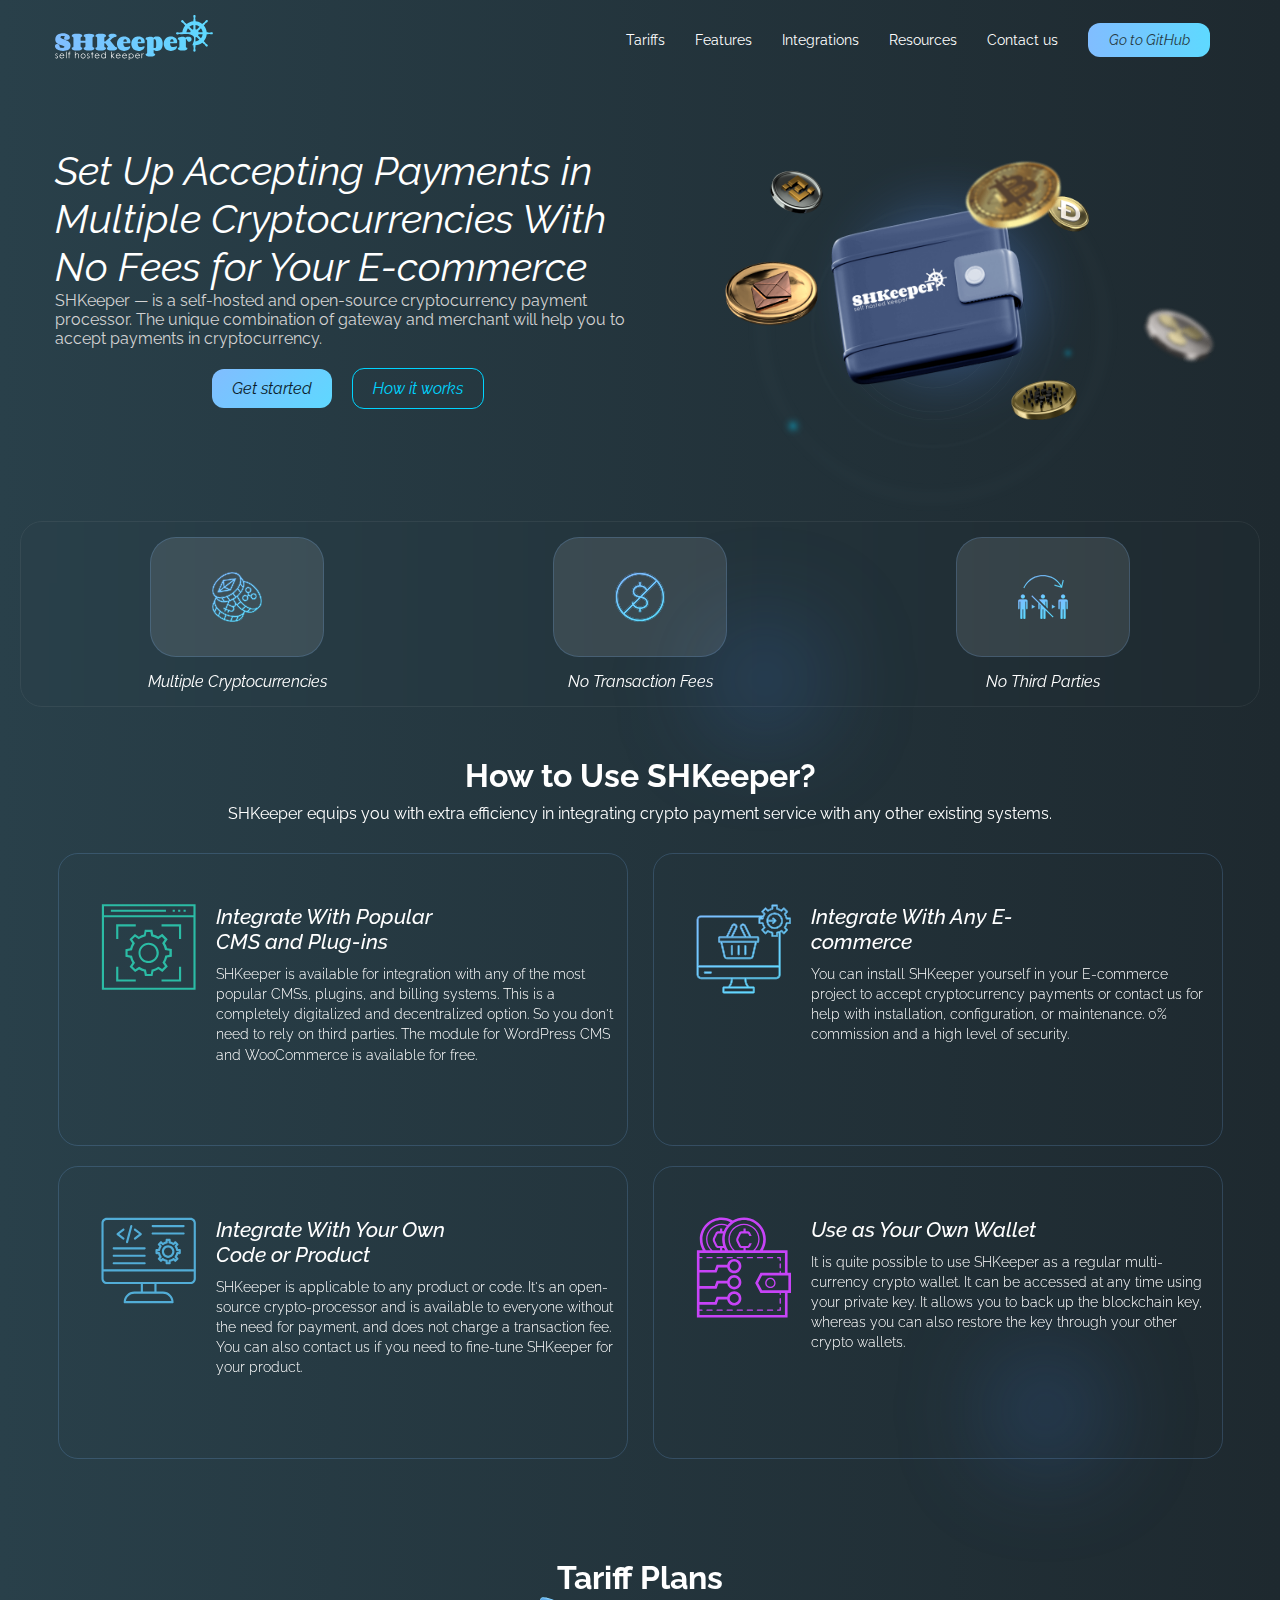
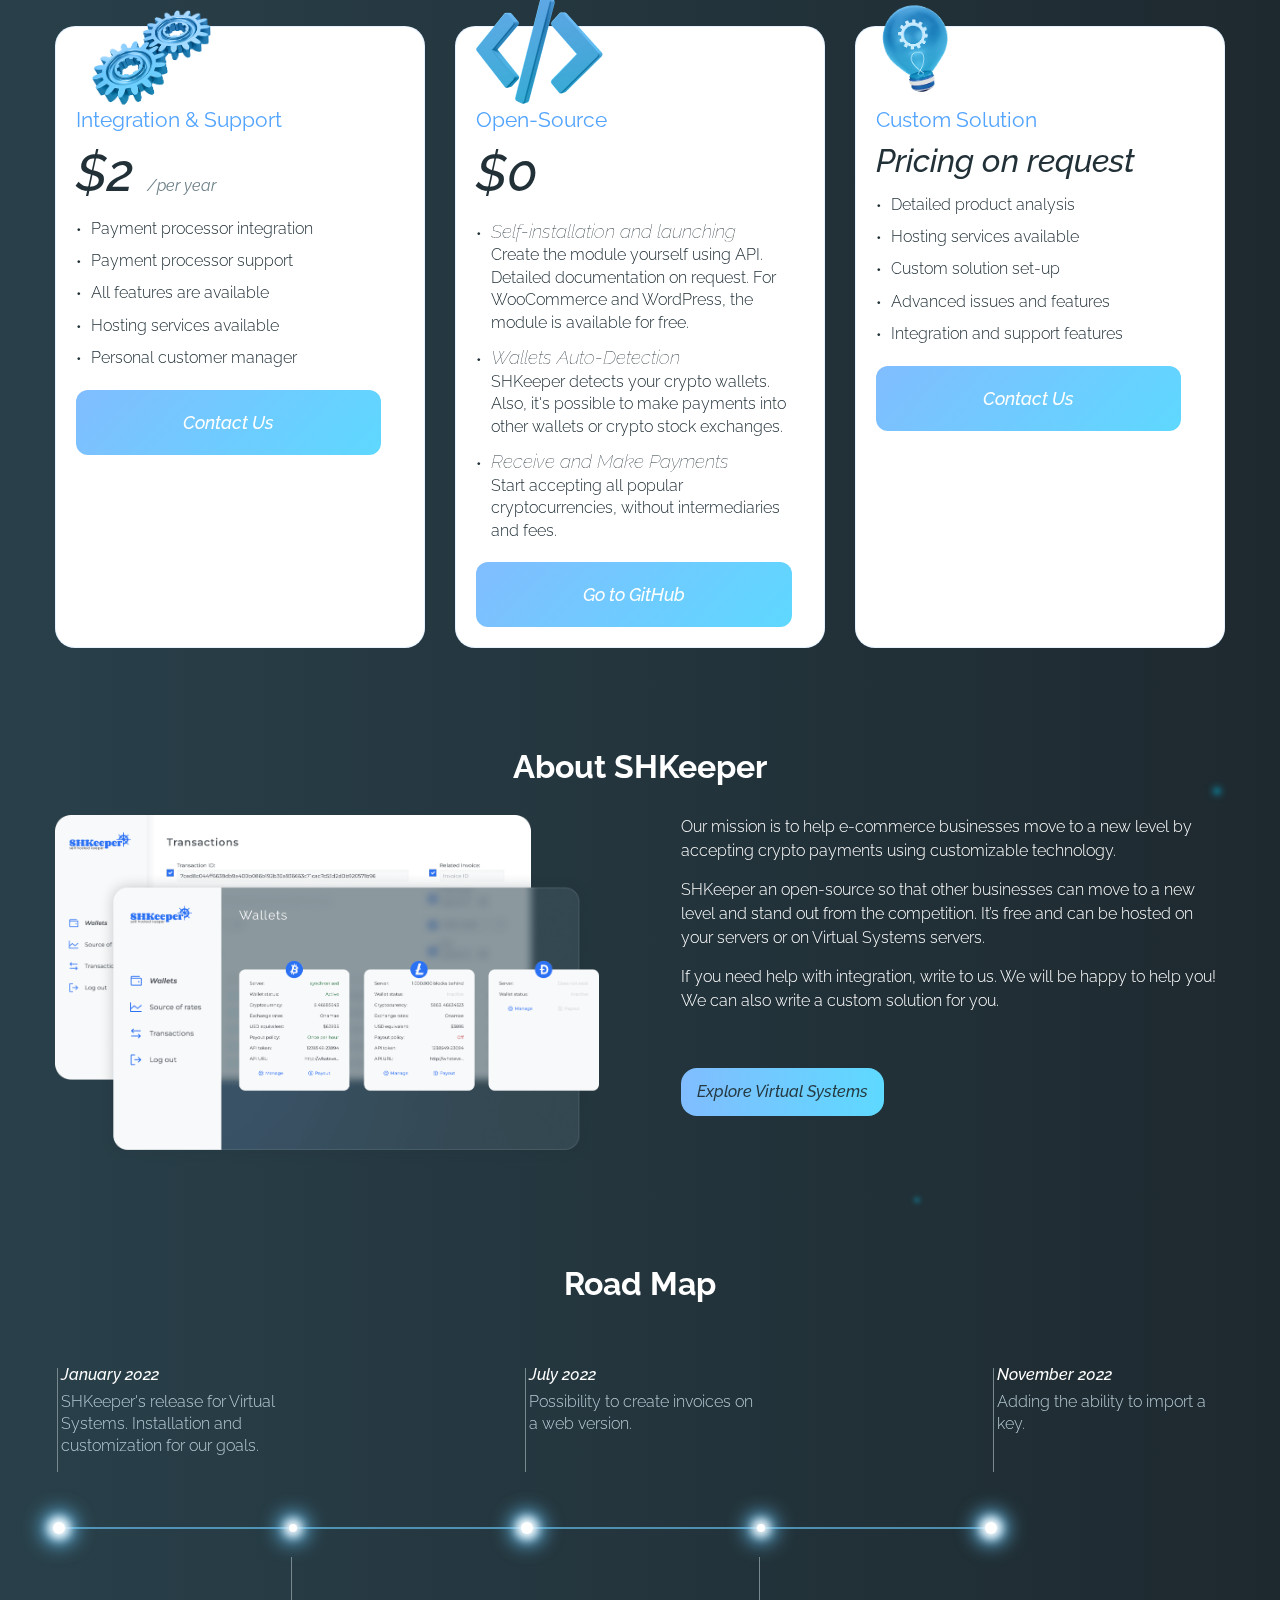
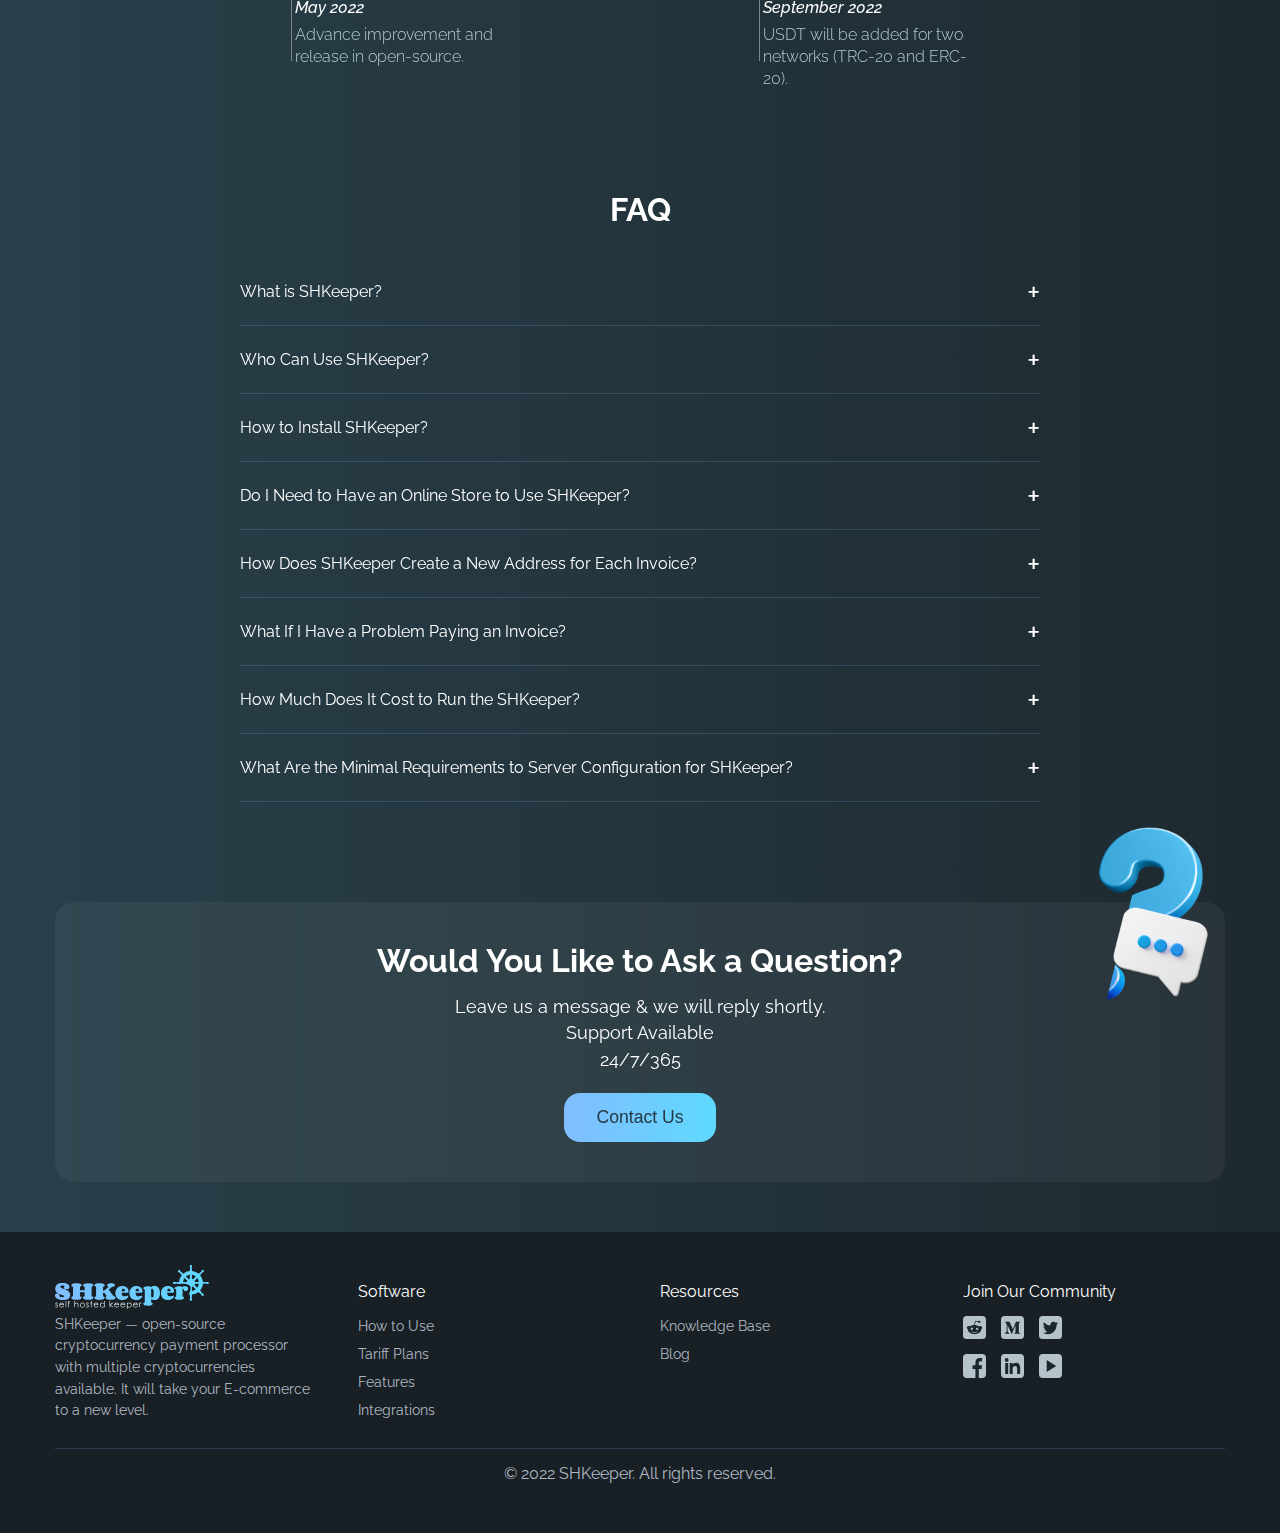
<file: index.html>
<!DOCTYPE html>
<html lang="uk">

<head>
    <meta charset="UTF-8">
    <meta name="viewport" content="width=device-width, initial-scale=1.0">
    <link rel="preconnect" href="https://fonts.googleapis.com">
    <link rel="preconnect" href="https://fonts.gstatic.com" crossorigin>
    <link href="https://fonts.googleapis.com/css2?family=Raleway:ital,wght@0,100..900;1,100..900&display=swap"
        rel="stylesheet">
    <title>SHKeeper</title>
    <link rel="stylesheet" href="css/style.css">
</head>

<body>

    <!-- Header -->
    <header class="header">
        <div class="container">
            <div class="logo-wrapper">
                <div class="logo">
                    <img src="images/logo.svg" alt="SHKeeper Logo">
                </div>
            </div>
            <div class="menu-wrapper">
                <nav class="nav-menu">
                    <ul>
                        <li><a href="#">Tariffs</a></li>
                        <li><a href="#">Features</a></li>
                        <li><a href="#">Integrations</a></li>
                        <li><a href="#">Resources</a></li>
                        <li><a href="#">Contact us</a></li>
                        <li> <a href="#" class="github-btn">Go to GitHub</a></li>
                    </ul>
                </nav>

            </div>
            <div class="burger">
                <span class="burger-icon">☰</span>
            </div>
        </div>
    </header>

    <!-- Hero Section -->
    <section class="hero">
        <div class="container">
            <div class="hero-content">
                <h1>Set Up Accepting Payments in Multiple Cryptocurrencies With No Fees for Your E-commerce</h1>
                <p>SHKeeper — is a self-hosted and open-source cryptocurrency payment processor. The unique
                    combination
                    of gateway and merchant will help you to accept payments in cryptocurrency.</p>
                <div class="hero-buttons">
                    <a href="#" class="btn primary">Get started</a>
                    <a href="#" class="btn secondary">How it works</a>
                </div>
            </div>
            <div class="hero-image">
                <img src="images/rings.svg" alt="Decorative Rings" class="rings">
                <img src="images/ellips-wallet.png" alt="ellipse" class="bright-ellipse">
                <img src="images/wallet.png" alt="SHKeeper Wallet" class="wallet">
                <img src="images/coin1.png" alt="Coin 1" class="coin coin1">
                <img src="images/coin2.png" alt="Coin 2" class="coin coin2">
                <img src="images/coin3.png" alt="Coin 3" class="coin coin3">
                <img src="images/coin4.png" alt="Coin 4" class="coin coin4">
                <img src="images/coin5.png" alt="Coin 5" class="coin coin5">
                <img src="images/coin6.png" alt="Coin 6" class="coin coin6">
                <div class="bright-dot-md"></div>
                <div class="bright-dot-sm"></div>
            </div>
        </div>
    </section>

    <!-- Features Section -->
    <section class="features">
        <div class="container">
            <div class="feature-item">
                <div class="feature-icon">
                    <img src="images/feature-icon1.svg" alt="Multiple Cryptocurrencies Icon">
                </div>
                <p>Multiple Cryptocurrencies</p>
            </div>
            <div class="feature-item">
                <div class="feature-icon">
                    <img src="images/feature-icon2.svg" alt="No Transaction Fees Icon">
                </div>
                <p>No Transaction Fees</p>
            </div>
            <div class="feature-item">
                <div class="feature-icon">
                    <img src="images/feature-icon3.svg" alt="No Third Parties Icon">
                </div>
                <p>No Third Parties</p>
            </div>
            <div class="blur-spot"></div>
        </div>
    </section>

    <!-- How To Use Section -->
    <section class="how-to-use">
        <div class="container">
            <h2>How to Use SHKeeper?</h2>
            <p>SHKeeper equips you with extra efficiency in integrating crypto payment service with any other
                existing systems.</p>
            <div class="how-to-items">
                <div class="how-to-item">
                    <div class="how-to-icon">
                        <img src="images/integrate-cms-icon.svg" alt="Integrate with Popular CMS Icon">
                    </div>
                    <div class="text-content">
                        <h3>Integrate With Popular CMS and Plug-ins</h3>
                        <p>SHKeeper is available for integration with any of the most popular CMSs, plugins, and
                            billing systems. This is a completely digitalized and decentralized option. So you don't
                            need to rely on third parties. The module for WordPress CMS and WooCommerce is available
                            for free.</p>
                    </div>
                </div>
                <div class="how-to-item">
                    <div class="how-to-icon">
                        <img src="images/integrate-ecommerce-icon.svg" alt="Integrate with Any E-commerce Icon">
                    </div>
                    <div class="text-content">
                        <h3>Integrate With Any E-commerce</h3>
                        <p>You can install SHKeeper yourself in your E-commerce project to accept cryptocurrency
                            payments or contact us for help with installation, configuration, or maintenance. 0%
                            commission and a high level of security.</p>
                    </div>

                </div>
                <div class="how-to-item">
                    <div class="how-to-icon">
                        <img src="images/integrate-own-code-icon.svg" alt="Integrate with Your Own Code Icon">
                    </div>
                    <div class="text-content">
                        <h3>Integrate With Your Own Code or Product</h3>
                        <p>SHKeeper is applicable to any product or code. It's an open-source crypto-processor and
                            is available to everyone without the need for payment, and does not charge a transaction
                            fee. You can also contact us if you need to fine-tune SHKeeper for your product.
                        </p>
                    </div>

                </div>
                <div class="how-to-item">
                    <div class="how-to-icon">
                        <img src="images/use-as-wallet-icon.svg" alt="Use as Your Own Wallet Icon">
                    </div>
                    <div class="text-content">
                        <h3>Use as Your Own Wallet</h3>
                        <p>It is quite possible to use SHKeeper as a regular multi-currency crypto wallet. It can be
                            accessed at any time using your private key. It allows you to back up the blockchain
                            key, whereas you can also restore the key through your other crypto wallets.</p>
                    </div>
                    <div class="blur-spot"></div>

                </div>
            </div>
        </div>
    </section>

    <!-- Tarrif Plans Section -->
    <section class="tariff-plans">
        <div class="container">
            <h2>Tariff Plans</h2>
            <div class="tariff-items">
                <div class="tariff-item">
                    <div class="tariff-icon">
                        <img src="images/integration-support-icon.png" alt="Integration & Support Icon"
                            class="support-icon">
                    </div>
                    <h3>Integration & Support</h3>
                    <p class="price">$2 <span>/per year</span> </p>
                    <ul class="tariff-features">
                        <li>Payment processor integration</li>
                        <li>Payment processor support</li>
                        <li>All features are available</li>
                        <li>Hosting services available</li>
                        <li>Personal customer manager</li>
                    </ul>
                    <a href="#" class="tariff-button">Contact Us</a>
                </div>
                <div class="tariff-item">
                    <div class="tariff-icon">
                        <img src="images/open-source-icon.png" alt="Open-Source Icon" class="open-source-icon">
                    </div>
                    <h3>Open-Source</h3>
                    <p class="price">$0</p>
                    <ul class="tariff-features">
                        <li><span>Self-installation and launching </span><br> Create the module yourself using API.
                            Detailed documentation on request. For WooCommerce and WordPress, the module is
                            available for free.</li>
                        <li><span>Wallets Auto-Detection</span><br> SHKeeper detects your crypto wallets. Also, it's
                            possible to make payments into other wallets or crypto stock exchanges.</li>
                        <li><span>Receive and Make Payments</span><br> Start accepting all popular cryptocurrencies,
                            without intermediaries and fees.</li>

                    </ul>
                    <a href="#" class="tariff-button">Go to GitHub</a>
                </div>
                <div class="tariff-item">
                    <div class="tariff-icon">
                        <img src="images/custom-solution-icon.png" alt="Custom Solution Icon"
                            class="custom-solution-icon">
                    </div>
                    <h3>Custom Solution</h3>
                    <p class="price price-sm">Pricing on request</p>
                    <ul class="tariff-features">
                        <li>Detailed product analysis</li>
                        <li>Hosting services available</li>
                        <li>Custom solution set-up</li>
                        <li>Advanced issues and features</li>
                        <li>Integration and support features</li>
                    </ul>
                    <a href="#" class="tariff-button">Contact Us</a>
                </div>
            </div>
        </div>
    </section>

    <!-- About SHKeeper -->
    <section class="about-shkeeper">
        <div class="container">
            <h2>About SHKeeper</h2>
            <div class="about-content">
                <div class="about-image">
                    <img src="images/shkeeper-interface.png" alt="SHKeeper Interface" class="interface-image">
                </div>
                <div class="about-text">
                    <p>Our mission is to help e-commerce businesses move to a new level by accepting crypto payments
                        using customizable technology.</p>
                    <p>SHKeeper an open-source so that other businesses can move to a new level and stand out from
                        the competition. It’s free and can be hosted on your servers or on Virtual Systems servers.
                    </p>
                    <p>If you need help with integration, write to us. We will be happy to help you! We can also
                        write a custom solution for you.</p>
                    <a href="#" class="about-button">Explore Virtual Systems</a>
                </div>
            </div>
            <div class="bright-dot-md"></div>
            <div class="bright-dot-sm"></div>

        </div>
    </section>

    <!-- Roadmap Section -->

    <section class="roadmap">
        <div class="container">
            <h2>Road Map</h2>
            <div class="roadmap-timeline">
                <div class="roadmap-item">
                    <div class="roadmap-dot dot1"></div>
                    <div class="roadmap-date text-above">
                        <p class="date-white">January 2022</p>
                        <p>SHKeeper's release for Virtual Systems. Installation and customization for our goals.</p>
                    </div>

                </div>
                <div class="roadmap-item">
                    <div class="roadmap-dot dot2"></div>
                    <div class="roadmap-date text-below">
                        <p class="date-white">May 2022</p>
                        <p>Advance improvement and release in open-source.</p>

                    </div>
                </div>
                <div class="roadmap-item">
                    <div class="roadmap-dot dot3"></div>
                    <div class="roadmap-date text-above">
                        <p class="date-white">July 2022</p>
                        <p>Possibility to create invoices on a web version.</p>

                    </div>
                </div>
                <div class="roadmap-item">
                    <div class="roadmap-dot dot4"></div>
                    <div class="roadmap-date text-below">
                        <p class="date-white">September 2022</p>
                        <p>USDT will be added for two networks (TRC-20 and ERC-20).</p>

                    </div>
                </div>
                <div class="roadmap-item">
                    <div class="roadmap-dot dot5"></div>
                    <div class="roadmap-date text-above">
                        <p class="date-white">November 2022</p>
                        <p>Adding the ability to import a key.</p>

                    </div>
                </div>
            </div>
        </div>
    </section>

    <!-- FAQ Section -->

    <section class="faq">
        <div class="container">
            <h2>FAQ</h2>
            <div class="faq-list">
                <div class="faq-item">
                    <div class="faq-question">
                        <h3>What is SHKeeper?</h3>
                        <span class="faq-toggle">+</span>
                    </div>
                    <div class="faq-answer">
                        <p>SHKeeper is a multifunctional software with many variations of exploitation that can
                            solve problems for different types of users. The processor can be useful for eCommerce
                            project owners, content creators, Lightning network users, exchanges, hosting providers,
                            etc.</p>
                    </div>
                </div>
                <div class="faq-item">
                    <div class="faq-question">
                        <h3>Who Can Use SHKeeper?</h3>
                        <span class="faq-toggle">+</span>
                    </div>
                    <div class="faq-answer">
                        <p>SHKeeper is a multifunctional software with many variations of exploitation that can
                            solve problems for different types of users. The processor can be useful for eCommerce
                            project owners, content creators, Lightning network users, exchanges, hosting providers,
                            etc.</p>
                    </div>
                </div>
                <div class="faq-item">
                    <div class="faq-question">
                        <h3>How to Install SHKeeper?</h3>
                        <span class="faq-toggle">+</span>
                    </div>
                    <div class="faq-answer">
                        <p>Details on how to install SHKeeper will be provided soon.</p>
                    </div>
                </div>
                <div class="faq-item">
                    <div class="faq-question">
                        <h3>Do I Need to Have an Online Store to Use SHKeeper?</h3>
                        <span class="faq-toggle">+</span>
                    </div>
                    <div class="faq-answer">
                        <p>No, you don’t need an online store to use SHKeeper. It can be used for various purposes
                            beyond eCommerce.</p>
                    </div>
                </div>
                <div class="faq-item">
                    <div class="faq-question">
                        <h3>How Does SHKeeper Create a New Address for Each Invoice?</h3>
                        <span class="faq-toggle">+</span>
                    </div>
                    <div class="faq-answer">
                        <p>SHKeeper automatically generates a unique address for each invoice to ensure secure and
                            efficient payment processing.</p>
                    </div>
                </div>
                <div class="faq-item">
                    <div class="faq-question">
                        <h3>What If I Have a Problem Paying an Invoice?</h3>
                        <span class="faq-toggle">+</span>
                    </div>
                    <div class="faq-answer">
                        <p>If you encounter issues with paying an invoice, please contact our support team, and
                            we’ll assist you promptly.</p>
                    </div>
                </div>
                <div class="faq-item">
                    <div class="faq-question">
                        <h3>How Much Does It Cost to Run the SHKeeper?</h3>
                        <span class="faq-toggle">+</span>
                    </div>
                    <div class="faq-answer">
                        <p>The cost of running SHKeeper depends on your hosting and customization needs. Check our
                            pricing plans for more details.</p>
                    </div>
                </div>
                <div class="faq-item">
                    <div class="faq-question">
                        <h3>What Are the Minimal Requirements to Server Configuration for SHKeeper?</h3>
                        <span class="faq-toggle">+</span>
                    </div>
                    <div class="faq-answer">
                        <p>Minimal server requirements will be specified in our documentation soon.</p>
                    </div>
                </div>
            </div>
        </div>
    </section>

    <!-- Contact cta -->

    <section class="contact-cta">
        <div class="container">
            <div class="cta-content">
                <div class="cta-text">
                    <h2>Would You Like to Ask a Question?</h2>
                    <p>Leave us a message & we will reply shortly.</p>
                    <p class="support-info"> Support Available</p>
                    <p class="support-info">24/7/365</p>
                    <button class="cta-button" id="openFormBtn">Contact Us</button>
                </div>
                <div class="cta-image">
                    <img src="images/question-mark.png" alt="Question Mark and Chat Icon" class="question-mark">
                </div>
            </div>
        </div>
    </section>

    <!-- Footer -->

    <footer class="footer">
        <div class="container">
            <div class="footer-content">
                <div class="footer-column footer-logo">
                    <div class="logo">
                        <img src="images/logo.svg" alt="SHKeeper Logo">
                    </div>
                    <p>SHKeeper — open-source cryptocurrency payment processor with multiple cryptocurrencies
                        available. It will take your E-commerce to a new level.</p>
                </div>
                <div class="footer-column">
                    <h4>Software</h4>
                    <ul>
                        <li><a href="#">How to Use</a></li>
                        <li><a href="#">Tariff Plans</a></li>
                        <li><a href="#">Features</a></li>
                        <li><a href="#">Integrations</a></li>
                    </ul>
                </div>
                <div class="footer-column">
                    <h4>Resources</h4>
                    <ul>
                        <li><a href="#">Knowledge Base</a></li>
                        <li><a href="#">Blog</a></li>
                    </ul>
                </div>
                <div class="footer-column footer-social">
                    <h4>Join Our Community</h4>
                    <div class="social-links">
                        <a href="#"><img src="images/reddit-icon.svg" alt="Reddit"></a>
                        <a href="#"><img src="images/medium-icon.svg" alt="Medium"></a>
                        <a href="#"><img src="images/twitter-icon.svg" alt="Twitter"></a>
                        <a href="#"><img src="images/facebook-icon.svg" alt="Facebook"></a>
                        <a href="#"><img src="images/instagram-icon.svg" alt="Instagram"></a>
                        <a href="#"><img src="images/youtube-icon.svg" alt="Youtube"></a>
                    </div>
                </div>
            </div>
            <div class="footer-bottom">
                <p>&copy; 2022 SHKeeper. All rights reserved.</p>
            </div>
        </div>
    </footer>

    <!-- Contact Form Popup -->
    <div class="modal" id="contactModal">
        <div class="modal-content">
            <h2>Send a Request</h2>
            <span class="close-btn">×</span>
            <form id="contactForm" novalidate>
                <div class="form-group">
                    <label for="name">Name</label>
                    <input type="text" id="name" name="name" required>
                    <span class="error" id="nameError"></span>
                </div>
                <div class="form-group">
                    <label for="email">Email</label>
                    <input type="email" id="email" name="email" required>
                    <span class="error" id="emailError"></span>
                </div>
                <div class="form-group">
                    <label for="message">Message</label>
                    <textarea id="message" name="message" required></textarea>
                    <span class="error" id="messageError"></span>
                </div>
                <button type="submit" class="submit-btn">Send</button>
            </form>

        </div>
    </div>
    <script src="script.js"></script>
</body>

</html>
</file>
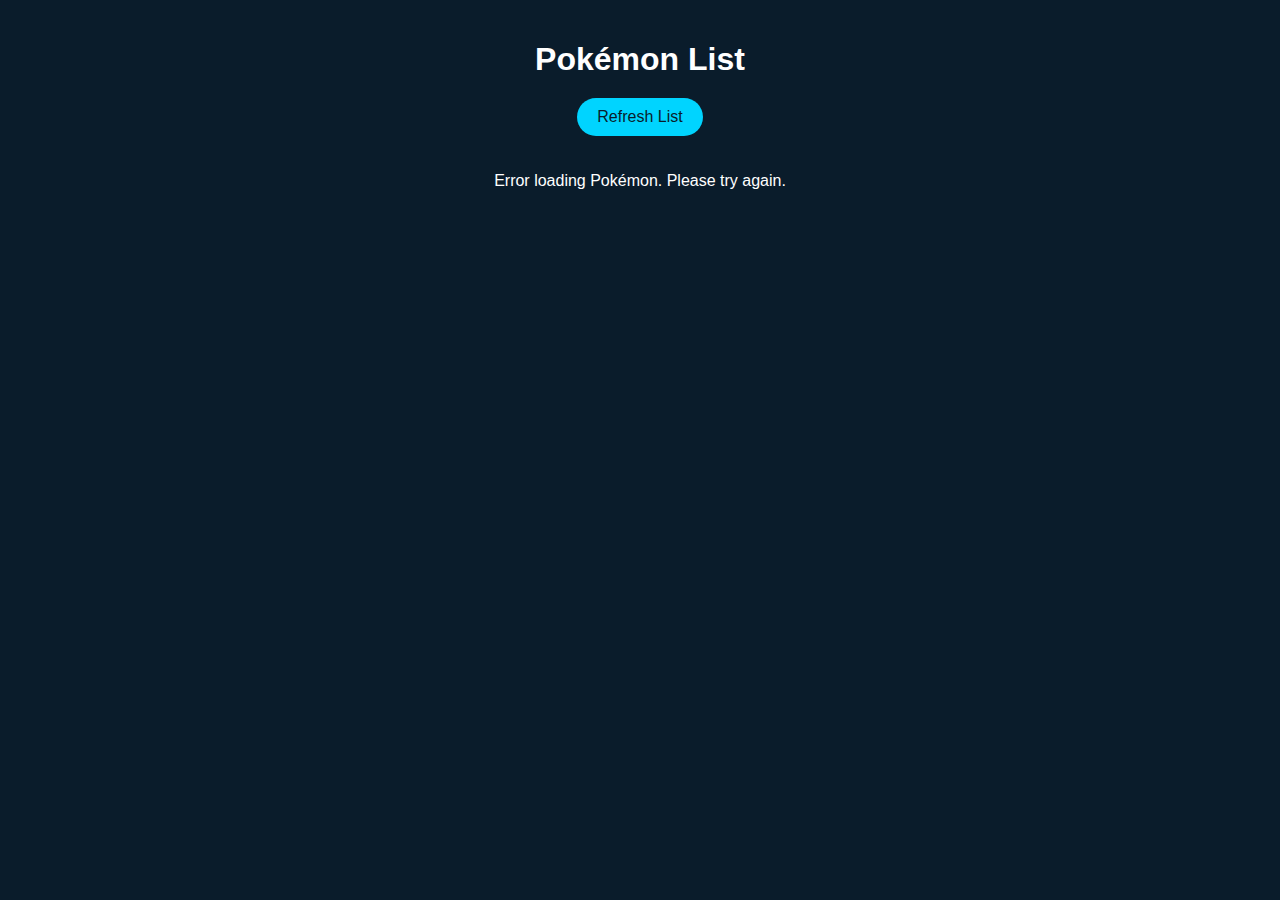
<file: 3rd-task/index.html>
<!DOCTYPE html>
<html lang="uk">

<head>
    <meta charset="UTF-8">
    <meta name="viewport" content="width=device-width, initial-scale=1.0">
    <title>Pokémon List</title>
    <link rel="stylesheet" href="style.css">
</head>

<body>
    <div class="container">
        <h1>Pokémon List</h1>
        <button id="refreshBtn">Refresh List</button>
        <div class="pokemon-cards" id="pokemonCards"></div>
    </div>
    <script src="script.js"></script>
</body>

</html>
</file>
<file: css/style.css>
* {
  margin: 0;
  padding: 0;
  box-sizing: border-box;
}

body {
  font-family: "Raleway", sans-serif;
  font-weight: 400;
  color: #fff;
  box-sizing: border-box;
  background: linear-gradient(90deg, #29404a, #1e292f) !important;
  height: 100%;
}

.blur-spot {
  position: absolute;
  width: 126px;
  height: 122px;
  background: radial-gradient(
    circle,
    rgba(89, 148, 255, 0.4) 0%,
    rgba(0, 77, 153, 0.1) 70%,
    transparent 100%
  );
  border-radius: 9999px;
  filter: blur(50px);
  z-index: -1;
  pointer-events: none;
}

.bright-dot-md {
  position: absolute;
  width: 2px;
  height: 2px;
  background: #00d4ff;
  border-radius: 50%;
  filter: blur(2px);
  opacity: 1;
  box-shadow: 0 0 6px 2px rgba(0, 212, 255, 0.9);
}

.bright-dot-sm {
  position: absolute;
  width: 2px;
  height: 2px;
  background: #00d4ff;
  border-radius: 50%;
  filter: blur(2px);
  opacity: 1;
  box-shadow: 0 0 4px 1px rgba(0, 212, 255, 0.7);
}

/* Header Section */
.header {
  padding: 15px;
  position: relative;
}

.header .container {
  display: flex;
  flex-direction: row;
  align-items: center;
  justify-content: space-between;
  gap: 15px;
  position: relative;
  max-width: 1200px;
  margin: 0 auto;
}

.logo-wrapper {
  display: flex;
  align-items: center;
}

.logo img {
  width: 90px;
  height: auto;
  z-index: 2;
}

.menu-wrapper {
  display: flex;
  align-items: center;
  gap: 20px;
}

.nav-menu {
  display: none;
  position: absolute;
  top: 26px;
  width: 100%;
  padding: 20px 0;
  z-index: 999;
}

.nav-menu.active {
  display: block;
}

.nav-menu ul {
  list-style: none;
  text-align: center;
  align-items: center;
}

.nav-menu ul li {
  margin: 15px 0;
}

.nav-menu ul li a {
  color: #fff;
  text-decoration: none;
  font-size: 16px;
  display: block;
  font-weight: 400;
}

.nav-menu ul li a:hover {
  color: #b0b7c3;
}

.nav-menu .github-btn {
  display: inline-block;
  padding: 0 15px;
  width: 122px;
  height: auto;
  background: linear-gradient(to right, #81bdff 0%, #5ed9ff 100%);
  border: none;
  border-radius: 12px;
  color: #253941;
  font-family: "Raleway", sans-serif;
  font-style: italic;
  font-weight: 400;
  font-size: 14px;
  text-decoration: none;
  text-align: center;
  line-height: 34px;
  cursor: pointer;
  transition: opacity 0.3s;
}
.github-btn:hover {
  opacity: 0.9;
}

.burger {
  display: block;
}

.burger-icon {
  font-size: 24px;
  color: #fff;
  cursor: pointer;
}

/* Hero Section */

.hero {
  position: relative;
}

.hero .container {
  display: flex;
  align-items: center;
  justify-content: space-between;
  flex-direction: column;

  max-width: 1200px;
  width: 100%;
  margin: 0 auto;
  padding: 0 15px;
}

.hero-content {
  flex: 1;
  order: 2;
  text-align: center;
  max-width: 460px;
}
.hero-content h1 {
  font-size: 1.5rem;
  line-height: 1.2;
  margin: 38px auto 0 auto;
  font-style: italic;
  font-weight: 400;
}

.hero-content p {
  font-size: 0.8rem;
  color: #d3d3d3;
  margin-bottom: 20px;
}

.hero-buttons {
  display: flex;
  justify-content: center;
  gap: 10px;
  align-items: center;
}

.btn {
  padding: 10px 20px;
  border-radius: 12px;
  text-decoration: none;
  font-size: 16px;
  font-style: italic;
}

.btn.primary {
  background: linear-gradient(133deg, #81bdff 0%, #5ed8ff 100%);
  color: #0a1c2b;
}

.btn.secondary {
  border: 1px solid #00d4ff;
  color: #00d4ff;
}
.hero-image {
  position: relative;
  flex: 1;
  text-align: center;
  min-width: 300px;
  max-width: 600px;
  order: 1;
  margin: 0 auto;
}

.hero-image img {
  width: 100%;
  max-width: 300px;
  margin: 20px auto;
  display: block;
}

.hero-image .rings {
  position: absolute;
  top: 50%;
  left: 50%;
  transform: translate(-50%, -50%);
  width: 100%;
  max-width: 700px;
  z-index: 1;
}
.hero-image .bright-ellipse {
  position: absolute;
  width: 300px;
  height: auto;
  right: 5%;
  top: 40%;
  transform: translateY(-50%);
  z-index: 2;
  filter: blur(10px);
  opacity: 0.8;
}

.hero-image .wallet {
  position: relative;
  width: 100%;
  max-width: 140px;
  z-index: 2;
  margin: 0 auto;
}

.hero-image .coin {
  position: absolute;
  z-index: 3;
  transition: transform 0.3s ease;
}

.hero-image .coin1 {
  top: -28%;
  left: 14%;
  width: 40px;
}

.hero-image .coin2 {
  top: -39%;
  right: 16%;
  width: 80px;
  z-index: 2;
}

.hero-image .coin3 {
  bottom: 53%;
  left: 74%;
  width: 40px;
  z-index: 1;
}

.hero-image .coin4 {
  bottom: 3%;
  right: 74%;
  width: 80px;
}
.hero-image .coin5 {
  bottom: -14%;
  right: 0;
  width: 60px;
}
.hero-image .coin6 {
  bottom: -33%;
  right: 20%;
  width: 50px;
}

/* coins animation */
@keyframes rotate {
  from {
    transform: rotate(0deg);
  }
  to {
    transform: rotate(360deg);
  }
}

.hero-image .coin:hover {
  animation: rotate 8s linear infinite;
  cursor: pointer;
}

.hero-image .bright-dot-md {
  top: 147%;
  left: 26%;
}

.container .bright-dot-sm {
  top: 77%;
  left: 90%;
}

.bright-dot-lg {
  position: absolute;
  width: 2px;
  height: 2px;
  background: #00d4ff;
  border-radius: 50%;
  filter: blur(5px);
  opacity: 0.8;
  box-shadow: 0 0 0 5px rgba(0, 212, 255, 0.7);
  top: 100%;
  left: 26%;
}

/* Features Section */
.features {
  border-radius: 22px;
  border: 1px rgba(221, 221, 221, 0.07) solid;
  backdrop-filter: blur(27.5px);
  max-width: 1240px;
  margin: 0 auto;
  margin-top: 112px;
  padding: 15px;
}

.features .container {
  display: flex;
  justify-content: space-between;
  align-items: center;
  flex-wrap: wrap;
  margin: 0 auto;
  padding: 0 15px;
  box-sizing: border-box;
}

.feature-item {
  text-align: center;
  flex: 1;
  margin: 15px;
}

.features .container .blur-spot {
  left: 55%;
  top: 52%;
}

.feature-icon {
  background: rgba(255, 255, 255, 0.1);
  border-radius: 26px;
  border: 1px rgba(126, 187, 255, 0.2) solid;

  width: 174px;
  height: 120px;
  display: flex;
  justify-content: center;
  align-items: center;
  margin: 0 auto 15px;
}

.feature-icon img {
  width: 50px;
  height: 50px;
}

.feature-item p {
  color: #fff;
  font-size: 1rem;
  font-weight: 400;
  font-style: italic;
}

@media (min-width: 768px) {
  .logo-wrapper img {
    width: 158px;
  }

  .nav-menu {
    display: flex;
    position: static;
    background: none;
    background-color: transparent;
    padding: 0;
  }

  .nav-menu.active {
    display: flex;
  }

  .nav-menu ul {
    display: flex;
  }

  .nav-menu ul li {
    margin: 0 15px;
  }

  .nav-menu ul li a {
    font-size: 14px;
  }

  .github-btn {
    width: 150px;
    height: 40px;
    font-size: 16px;
    line-height: 40px;
  }
  .hero .container {
    flex-direction: row;
    margin: 0 auto;
  }

  .hero-content {
    order: 1;
  }

  .hero-image {
    order: 2;
    position: relative;
  }
  .hero-image .rings {
    position: absolute;
    top: 62%;
    left: 50%;
    transform: translate(-50%, -50%);
    width: 100%;
    width: 370px;
  }
  .hero-image .bright-ellipse {
    top: 30%;
    right: 15%;
    z-index: 0;
  }
  .hero-image .wallet {
    position: relative;
    max-width: 156px;
    right: -34%;
    top: 10%;
    margin: 0;
  }
  .hero-content h1 {
    font-size: 28px;
  }
  .hero-content p {
    font-size: 14px;
  }

  .hero-image .coin5 {
    right: 2%;
  }

  .burger {
    display: none;
  }

  /* Features */

  .features .container {
    flex-direction: row;
    justify-content: space-around;
    flex-wrap: wrap;
  }

  .feature-item {
    min-width: 250px;
    margin: 15px;
  }

  .feature-icon img {
    width: 45px;
    height: 45px;
  }

  .feature-item p {
    font-size: 1rem;
  }
}

/* Для десктопів */
@media (min-width: 1024px) {
  .header {
    padding: 15px 0;
  }

  .header .container {
    flex-direction: row;
    justify-content: space-between;
    align-items: center;
    padding: 0 15px;
  }

  .logo-wrapper img {
    width: 158px;
  }

  .nav-menu ul li a {
    font-size: 14px;
  }

  .github-btn {
    width: 122px;
    height: 34px;
    font-size: 14px;
    line-height: 34px;
  }
  /* Hero Section */
  .hero .container {
    display: flex;
    align-items: center;
    justify-content: space-between;
    flex-direction: row;
  }

  .hero-content {
    text-align: left;
    max-width: 50%;
  }
  .hero-content h1 {
    font-size: 40px;
    margin: 68px auto 0 auto;
  }

  .hero-content p {
    font-size: 1rem;
  }

  .hero-buttons {
    flex-direction: row;
    gap: 20px;
  }

  .hero-image img {
    width: 100%;
    max-width: 500px;
    margin: 0 auto;
    display: block;
  }
  .hero-image .wallet {
    max-width: 202px;
    left: 32%;
    top: 52px;
  }
  .rings {
    max-width: 800px;
  }
  .ellipse {
    width: 400px;
  }

  .hero-image .rings {
    max-width: 600px;
    top: 111%;
  }

  .hero-image .bright-ellipse {
    right: 22%;
    top: 76%;
    z-index: 0;
  }

  .hero-image .coin1 {
    width: 60px;
    top: 9%;
    right: 61%;
  }
  .hero-image .coin2 {
    width: 120px;
    top: -2%;
    left: 44%;
  }
  .hero-image .coin3 {
    bottom: 49%;
    left: 68%;
    width: 60px;
  }
  .hero-image .coin4 {
    bottom: -3%;
    left: 12%;
    width: 120px;
  }
  .hero-image .coin5 {
    bottom: -24%;
    left: 84%;
    width: 100px;
  }

  .hero-image .coin6 {
    bottom: -47%;
    right: 25%;
    width: 70px;
  }

  .bright-dot-md {
    top: 148%;
    left: 33%;
  }

  .container .bright-dot-sm {
    top: 108%;
    left: 73%;
  }

  /* Features */
  .features {
    box-sizing: border-box;
    padding: 0;
    width: 100%;
  }

  .features .container {
    box-sizing: border-box;

    justify-content: space-between;
  }

  .feature-icon {
    width: 174px;
    height: 120px;
  }

  .feature-icon img {
    width: 50px;
    height: 50px;
  }

  .feature-item p {
    font-size: 1rem;
  }
}

/* How To Use Section */

.how-to-use {
  padding: 60px 0;
  position: relative;
}

.how-to-use .container {
  max-width: 1200px;
  margin: 0 auto;
  padding: 0 15px;
  text-align: center;
}

.how-to-use h2 {
  color: #fff;
  font-size: 1.5rem;
  margin-bottom: 10px;
  font-weight: 600;
}

.how-to-use p {
  color: #fff;
  font-size: 0.9rem;
  margin-bottom: 30px;
  font-weight: 400;
}

.how-to-items {
  display: flex;
  flex-direction: column;
  gap: 20px;
}

.how-to-item {
  border-radius: 20px;
  padding: 20px;
  border: 1px solid rgba(126, 187, 255, 0.2);
  display: flex;
  align-items: center;
  gap: 20px;
  position: relative;
}

.how-to-items .how-to-item .blur-spot {
  top: 54px;
  left: 53%;
}

.how-to-icon {
  flex: 0 0 auto;
  padding: 38px 0 0 32px;
}

.how-to-item .text-content {
  flex: 1;
}

.how-to-icon {
  margin-bottom: 15px;
  padding: 0;
}

.how-to-icon img {
  width: 80px;
  height: 80px;
}

.how-to-item h3 {
  color: #fff;
  font-size: 1.1rem;
  font-weight: 500;
  font-style: italic;
  margin-bottom: 10px;
  text-align: start;
}

.how-to-item p {
  color: #fff;
  font-size: 0.85rem;
  line-height: 1.4;
  text-align: start;
  font-weight: 300;
}

/* Для екранів від 768px */
@media (min-width: 768px) {
  .how-to-use {
    padding: 40px 0;
  }

  .how-to-use h2 {
    font-size: 2rem;
    font-weight: 700;
  }

  .how-to-use p {
    font-size: 1rem;
  }

  .how-to-items {
    flex-direction: row;
    flex-wrap: wrap;
    justify-content: space-around;
    gap: 20px;
  }

  .how-to-item {
    flex: 0 0 calc(50% - 15px);
    max-width: calc(50% - 15px);
    margin: 0;
    align-items: flex-start;
  }

  .how-to-items .how-to-item .blur-spot {
    top: 160px;
    left: 53%;
  }

  .how-to-icon {
    padding: 0 0 0 32px;
  }

  .how-to-icon img {
    width: 95px;
    height: auto;
  }

  .how-to-item h3 {
    font-size: 1.2rem;
  }

  .how-to-item p {
    font-size: 0.9rem;
  }
}

/* Для екранів від 1024px */
@media (min-width: 1024px) {
  .how-to-use {
    padding: 50px 0;
  }

  .how-to-items {
    flex-direction: row;
    flex-wrap: wrap;
    justify-content: space-around;
    gap: 20px;
  }

  .how-to-item {
    flex: 0 0 calc(50% - 15px);
    max-width: calc(50% - 15px);
    margin: 0;
    padding: 50px 10px;
    align-items: flex-start;
  }

  .how-to-items .how-to-item .blur-spot {
    top: 182px;
    left: 58%;
  }

  .how-to-icon {
    padding: 0 0 0 32px;
  }

  .how-to-item h3 {
    font-size: 1.3rem;
    max-width: 234px;
    text-align: start;
  }

  .how-to-item p {
    font-size: 0.9rem;
    text-align: start;
  }
}

/* Tariff Plans */

.tariff-plans {
  padding: 30px 0;
  position: relative;
}

.tariff-plans .container {
  max-width: 1200px;
  margin: 0 auto;
  padding: 0 15px;
  text-align: center;
}

.tariff-plans h2 {
  color: #fff;
  font-size: 1.5rem;
  margin-bottom: 30px;
  font-weight: 700;
}

.tariff-items {
  display: flex;
  flex-direction: column;
  gap: 20px;
}

.tariff-item {
  background-color: #fff;
  border-radius: 20px;
  padding: 20px;
  border: 1px solid rgba(126, 187, 255, 0.2);
  /* text-align: left; */
  text-align: center;
  position: relative;
}
.tariff-item h3 {
  padding-top: 60px;
  font-weight: 400;
  color: #52a4ff;
  font-size: 1.1rem;
  margin-bottom: 10px;
}

.tariff-icon {
  margin-bottom: 15px;
  position: absolute;
  top: -7%;
}
.tariff-icon img {
  height: auto;
}

.tariff-icon .support-icon {
  width: 120px;
}
.tariff-icon .open-source-icon {
  width: 90px;
}
.tariff-icon .custom-solution-icon {
  width: 80px;
}

.tariff-item .price {
  color: #223138;
  font-size: 2rem;
  font-weight: 500;
  font-style: italic;
  margin-bottom: 15px;
}
.tariff-item .price span {
  color: #6d8088;
  font-size: 1rem;
  font-weight: 400;
}

.tariff-features {
  list-style: none;
  padding: 0;
  margin: 0 0 20px 0;
  color: #223138;
  font-size: 0.85rem;
  line-height: 1.4;
  font-weight: 300;
}

.tariff-features li {
  margin-bottom: 10px;
  position: relative;
  padding-left: 15px;
  color: #223138;
}

.tariff-features li::before {
  content: "•";
  color: #223138;
  position: absolute;
  left: 0;
  top: 5%;
}

.tariff-features li span {
  font-style: italic;
  font-weight: 100;
  font-size: 1.2rem;
}

.btn {
  padding: 10px 20px;
}

.tariff-button {
  display: inline-block;
  background: linear-gradient(133deg, #81bdff 0%, #5ed8ff 100%);
  color: #fff;
  padding: 20px 100px;
  border-radius: 12px;
  text-decoration: none;
  font-size: 0.9rem;
  font-weight: 500;
  font-style: italic;
  transition: background 0.3s;
}

.tariff-button:hover {
  background: #00b3e6;
}

/* Для екранів від 768px */
@media (min-width: 768px) {
  .tariff-plans {
    padding: 40px 0;
  }

  .tariff-plans h2 {
    font-size: 2rem;
  }
  .tariff-items {
    flex-direction: row;
    flex-wrap: nowrap;
    justify-content: space-between;
    gap: 14px;
  }

  .tariff-item {
    flex: 1;
    text-align: left;
  }
  .tariff-icon {
    top: -3%;
  }
  .tariff-icon img {
    width: 100px;
    height: auto;
  }

  .tariff-item h3 {
    font-size: 1.2rem;
  }

  .tariff-item .price {
    font-size: 1.8rem;
  }

  .tariff-features {
    font-size: 0.9rem;
  }

  .tariff-button {
    font-size: 1rem;
    padding: 16px 30px;
  }
}

/* Для екранів від 1024px */
@media (min-width: 1024px) {
  .tariff-plans {
    padding: 50px 0;
  }

  .tariff-items {
    justify-content: space-between;
    gap: 30px;
  }

  .tariff-item {
    flex: 0 0 calc(33.33% - 20px);
    max-width: calc(33.33% - 20px);
    margin: 0;
  }
  .tariff-icon {
    top: -5%;
  }
  .tariff-icon .support-icon {
    width: 155px;
  }
  .tariff-icon .open-source-icon {
    width: 128px;
  }
  .tariff-icon .custom-solution-icon {
    width: 82px;
  }

  .tariff-item h3 {
    font-size: 1.3rem;
  }

  .tariff-item .price {
    font-size: 3.25rem;
  }
  .tariff-item .price-sm {
    font-size: 2rem;
  }

  .tariff-features {
    font-size: 1rem;
  }

  .tariff-button {
    font-size: 1.1rem;
    padding: 22px 107px;
  }
}

/* About SHKeeper Section */
.about-shkeeper {
  padding: 30px 0;
  position: relative;
}

.about-shkeeper .container {
  max-width: 1200px;
  margin: 0 auto;
  padding: 0 15px;
  text-align: center;
  position: relative;
}
.about-shkeeper .container .bright-dot-md {
  top: 10%;
  left: 89%;
}

.about-shkeeper .container .bright-dot-md {
  top: 40%;
  left: 89%;
}

.about-shkeeper h2 {
  color: #fff;
  font-size: 1.5rem;
  margin-bottom: 30px;
  font-weight: 700;
}

.about-content {
  display: flex;
  flex-direction: column;
  gap: 20px;
  align-items: flex-start;
}

.about-image {
  width: 100%;
  max-width: 500px;
}

.interface-image {
  width: 100%;
  height: auto;
  display: block;
}

.about-text {
  text-align: left;
  color: #fff;
  font-size: 0.9rem;
  line-height: 1.5;
  font-weight: 300;
}

.about-text p {
  margin-bottom: 15px;
}

.about-button {
  display: inline-block;
  background: linear-gradient(to right, #81bdff 0%, #5ed9ff 100%);
  color: #253941;
  padding: 10px 20px;
  border-radius: 16px;
  text-decoration: none;
  font-style: italic;
  font-size: 0.9rem;
  font-weight: 500;
  transition: background 0.3s;
}

.about-button:hover {
  background: #00b3e6;
}

/* Для екранів від 768px */
@media (min-width: 768px) {
  .about-shkeeper {
    padding: 40px 0;
  }

  .about-shkeeper h2 {
    font-size: 2rem;
  }

  .about-content {
    flex-direction: row;
    justify-content: space-between;
    gap: 30px;
  }

  .about-image {
    flex: 1;
    max-width: 600px;
  }

  .about-text {
    flex: 1;
    font-size: 1rem;
  }

  .about-button {
    font-size: 1rem;
  }
  .about-shkeeper .container .bright-dot-md {
    top: 10%;
    left: 98%;
  }
}

/* Для екранів від 1024px */
@media (min-width: 1024px) {
  .about-shkeeper {
    padding: 50px 0;
  }

  .about-content {
    gap: 82px;
  }

  .about-image {
    max-width: 700px;
  }

  .about-text {
    font-size: 1rem;
  }

  .about-button {
    font-size: 1rem;
    padding: 12px 16px;
    margin-top: 40px;
  }
}

/* Roadmap Section */
.roadmap {
  padding: 30px 0;
  position: relative;
}

.roadmap .container {
  max-width: 1200px;
  margin: 0 auto;
  padding: 0 15px;
  text-align: center;
}

.roadmap h2 {
  color: #fff;
  font-size: 1.5rem;
  margin-bottom: 160px;
  font-weight: 700;
}

.roadmap-timeline {
  position: relative;
}

.roadmap-timeline {
  display: flex;
  justify-content: space-between;
  align-items: flex-start;
  position: relative;
}

.roadmap-timeline::before {
  content: "";
  position: absolute;
  top: 5px;
  left: 43%;
  transform: translateX(-50%);
  width: 86%;
  height: 2px;
  background: rgba(109, 205, 255, 0.6);
  z-index: 1;
}

.roadmap-item {
  position: relative;
  margin-bottom: 40px;
  text-align: left;
  z-index: 2;
}

.roadmap-dot {
  width: 12px;
  height: 12px;
  background: #fff;
  border-radius: 50%;
  position: absolute;
  transform: translateX(-50%);
  z-index: 3;
  box-shadow: 0 0 10px 5px #fff, 0 0 20px 10px #6dcdff;
}

.roadmap-dot:nth-child(odd) {
  width: 12px;
  height: 12px;
}

.roadmap-dot:nth-child(even) {
  width: 6px;
  height: 6px;
}

.roadmap-date {
  color: #00d4ff;
  font-size: 0.7rem;
  margin-left: 6px;
  font-weight: 200;
}

.roadmap-date .date-white {
  color: #fff;
  font-style: italic;
  font-weight: 500;
  margin-bottom: 4px;
}

.roadmap-item::before {
  content: "";
  position: absolute;
  top: 7px;
  left: 1%;
  transform: translateY(-50%);
  width: 1px;
  height: 104px;
  background: #79888f;
  z-index: 1;
}

.roadmap-item:nth-child(odd)::before {
  top: -82px;
}

.roadmap-item:nth-child(even)::before {
  top: 107px;
}

.roadmap-item .text-above {
  margin-top: -135px;
}

.roadmap-item .text-below {
  margin-top: 52px;
}
.roadmap-item p {
  color: #b5c9d3;
  font-size: 0.6rem;
  line-height: 1.4;
  max-width: 300px;
  margin: 0 auto;
  font-weight: 300;
}

/* Для екранів від 768px */
@media (min-width: 768px) {
  .roadmap-dot:nth-child(odd) {
    left: 2px;
  }
  .roadmap-item p {
    font-size: 0.8rem;
  }
  .roadmap-item .dot1 {
    left: 5px;
  }

  .roadmap-timeline .roadmap-item .dot5 {
    left: 0;
  }
}

/* Для екранів від 1024px */
@media (min-width: 1024px) {
  .roadmap {
    padding: 50px 0;
  }
  .roadmap h2 {
    margin-bottom: 200px;
    font-size: 2rem;
  }

  .roadmap-timeline::before {
    top: 25px;
    width: 80%;
    left: 40%;
  }

  .roadmap-item {
    flex: 1;
    margin-bottom: 0;
  }
  .roadmap-item .text-below {
    margin-top: 95px;
  }

  .roadmap-item .text-above {
    margin-top: -59%;
  }

  .roadmap-dot {
    width: 20px;
    height: 20px;
  }

  .roadmap-item .dot1 {
    left: 4px;
  }

  .roadmap-item .dot2 {
    left: 4px;
  }

  .roadmap-item .dot3 {
    left: 4px;
  }

  .roadmap-item .dot4 {
    left: 4px;
  }

  .roadmap-item .dot5 {
    left: 4px;
  }

  .roadmap-date {
    font-size: 1.1rem;
  }

  .roadmap-item p {
    font-size: 1rem;
    max-width: 250px;
  }
  .roadmap-item:nth-child(odd) .roadmap-dot {
    width: 12px;
    height: 12px;
    top: 20px;
  }

  .roadmap-item:nth-child(even) .roadmap-dot {
    width: 8px;
    height: 8px;
    top: 22px;
  }
}

/* FAQ Section */
.faq {
  padding: 30px 0;
  position: relative;
}

.faq .container {
  max-width: 1200px;
  margin: 0 auto;
  padding: 0 15px;
  text-align: center;
}

.faq h2 {
  color: #fff;
  font-size: 1.5rem;
  margin-bottom: 30px;
  font-weight: 700;
}

.faq-list {
  max-width: 800px;
  margin: 0 auto;
}

.faq-item {
  border-bottom: 1px solid rgba(126, 187, 255, 0.2);
  text-align: left;
}

.faq-question {
  display: flex;
  justify-content: space-between;
  align-items: center;
  padding: 15px 0;
  cursor: pointer;
}

.faq-question h3 {
  color: #fff;
  font-size: 1rem;
  font-weight: 400;
  margin: 0;
}

.faq-toggle {
  color: #fff;
  font-size: 2rem;
  transition: transform 0.3s;
}

.faq-item.active .faq-toggle {
  transform: rotate(45deg);
}

.faq-answer {
  max-height: 0;
  overflow: hidden;
  transition: max-height 0.3s ease-out;
}

.faq-item.active .faq-answer {
  max-height: 200px;
}

.faq-answer p {
  color: #b5c9d3;
  font-size: 0.9rem;
  font-weight: 300;
  line-height: 1.5;
  padding: 0 0 15px 0;
  margin: 0;
}

/* Для екранів від 768px */
@media (min-width: 768px) {
  .faq {
    padding: 40px 0;
  }
  .faq h2 {
    font-size: 2rem;
  }
  .faq-question h3 {
    font-size: 1.1rem;
  }

  .faq-toggle {
    font-size: 1.3rem;
  }

  .faq-answer p {
    font-size: 1rem;
  }

  .faq-item.active .faq-answer {
    max-height: 250px;
  }
}

/* Для екранів від 1024px */
@media (min-width: 1024px) {
  .faq {
    padding: 50px 0;
  }

  .faq-question h3 {
    font-size: 1rem;
  }

  .faq-toggle {
    font-size: 2rem;
  }

  .faq-answer p {
    font-size: 0.9rem;
  }

  .faq-item.active .faq-answer {
    max-height: 300px;
  }
}

/* Contact CTA Section */
.contact-cta {
  padding: 30px 0;
  position: relative;
}

.contact-cta .container {
  max-width: 1200px;
  margin: 0 auto;
  padding: 0 15px;
  text-align: center;
  position: relative;
}

.cta-content {
  display: flex;
  flex-direction: column;
  align-items: center;
  gap: 20px;
  background: rgba(255, 255, 255, 0.05);
  border-radius: 20px;
  padding: 20px;
  backdrop-filter: blur(10px);
}

.cta-text {
  color: #fff;
  font-weight: 400;
}

.cta-text h2 {
  font-size: 1rem;
  font-weight: 700;
  margin-bottom: 15px;
}

.cta-text p {
  font-size: 0.9rem;
  line-height: 1.5;
  color: #fff;
  font-weight: 400;
}

.support-info {
  color: #00d4ff;
  font-weight: 500;
}

.cta-button {
  display: inline-block;
  background: linear-gradient(to right, #81bdff 0%, #5ed9ff 100%);
  color: #253941;
  padding: 10px 22px;
  border-radius: 16px;
  text-decoration: none;
  font-size: 0.9rem;
  font-weight: 500;
  transition: background 0.3s;
  border: none;
  margin-top: 20px;
  cursor: pointer;
}

.cta-button:hover {
  background: #00b3e6;
}

.cta-image {
  max-width: 100px;
  position: absolute;
  top: -31%;
  right: 0;
}

.question-mark {
  width: 100%;
  max-width: 80px;
  height: auto;
  display: block;
}

/* Для екранів від 768px */
@media (min-width: 768px) {
  .contact-cta {
    padding: 40px 0;
  }

  .cta-content {
    flex-direction: column;
    justify-content: center;
    align-items: center;
    padding: 30px;
  }

  .cta-text {
    flex: 1;
  }

  .cta-text h2 {
    font-size: 1.8rem;
    max-width: 300px;
  }

  .cta-text p {
    font-size: 1rem;
  }

  .cta-button {
    font-size: 1rem;
    padding: 12px 24px;
  }

  .cta-image {
    max-width: 250px;
  }
}

/* Для екранів від 1024px */
@media (min-width: 1024px) {
  .contact-cta {
    padding: 50px 0;
  }

  .cta-content {
    padding: 40px;
  }

  .cta-text h2 {
    font-size: 2rem;
    width: 100%;
    max-width: 530px;
  }

  .cta-text p {
    font-size: 1.1rem;
  }

  .cta-button {
    font-size: 1.1rem;
    padding: 14px 32px;
  }

  .cta-image {
    position: absolute;
    top: -31%;
    right: 1%;
    overflow: hidden;
  }

  .question-mark {
    width: 100%;
    max-width: 120px;
    height: auto;
    display: block;
    overflow: hidden;
  }
}

/* Footer Section */
.footer {
  background: #182025;
  padding: 30px 0;
  color: #b0b7c3;
}

.footer .container {
  max-width: 1200px;
  margin: 0 auto;
  padding: 0 15px;
}

.footer-content {
  display: flex;
  flex-wrap: wrap;
  gap: 20px;
  justify-content: space-between;
  margin-bottom: 20px;
}

.footer-column {
  text-align: left;
}

.footer-logo h3 {
  color: #00d4ff;
  font-size: 1.5rem;
  font-weight: 600;
  margin-bottom: 15px;
}

.footer-logo p {
  font-size: 0.9rem;
  line-height: 1.5;
  font-weight: 400;
}

.footer-column h4 {
  color: #fff;
  font-size: 1rem;
  font-weight: 400;
  margin-bottom: 15px;
}

.footer-column ul {
  list-style: none;
  padding: 0;
  margin: 0;
}

.footer-column ul li {
  margin-bottom: 10px;
}

.footer-column ul li a {
  color: #b0b7c3;
  font-size: 0.9rem;
  text-decoration: none;
  transition: color 0.3s;
}

.footer-column ul li a:hover {
  color: #00d4ff;
}

.footer-social .social-links {
  display: flex;
  gap: 15px;
  flex-wrap: wrap;
  justify-content: center;
  align-items: center;
  max-width: 100px;
}

.footer-social .social-links a {
  color: #b0b7c3;
  font-size: 1.2rem;
  transition: color 0.3s;
  flex: 1 0 calc(33.33% - 10px);
  text-decoration: none;
}

.social-links img {
  width: 100%;
  height: auto;
  max-width: 24px;
  display: block;
  transition: transform 0.3s;
}

.social-links a:hover img {
  transform: scale(1.1);
}

.footer-social .social-links a:hover {
  color: #00d4ff;
}

.footer-bottom {
  border-top: 1px solid rgba(126, 187, 255, 0.2);
  padding-top: 15px;
  text-align: center;
}

.footer-bottom p {
  font-size: 0.85rem;
  margin: 0;
}

/* Для екранів від 768px */
@media (min-width: 768px) {
  .footer {
    padding: 40px 0;
  }

  .footer-content {
    flex-wrap: nowrap;
    gap: 30px;
  }

  .footer-logo h3 {
    font-size: 1.8rem;
  }

  .footer-logo p {
    font-size: 0.8rem;
  }

  .footer-column h4 {
    font-size: 1rem;
  }

  .footer-column ul li a {
    font-size: 0.9;
  }

  .footer-social .social-links a {
    font-size: 1.4rem;
    flex-basis: calc(33.33% - 13.33px);
  }

  .footer-bottom p {
    font-size: 0.9rem;
  }
}

/* Для екранів від 1024px */
@media (min-width: 1024px) {
  .footer {
    padding: 50px 0;
  }

  .footer-content {
    gap: 40px;
  }

  .footer-logo h3 {
    font-size: 2rem;
  }

  .footer-logo p {
    font-size: 0.9rem;
  }
  .footer-column {
    flex: 1;
  }
  .footer-column .logo {
    margin-top: -17px;
  }

  .footer-column .logo img {
    width: 154px;
  }

  .footer-column h4 {
    font-size: 1rem;
  }
  .footer-column ul li {
    margin-bottom: 9px;
  }
  .footer-column ul li a {
    font-size: 0.9rem;
  }

  .footer-social .social-links a {
    font-size: 1.5rem;
    flex-basis: calc(33.33% - 16.67px);
  }

  .footer-bottom p {
    font-size: 1rem;
  }
}

/* Contact Form Popup */
.modal {
  display: none;
  position: fixed;
  top: 0;
  left: 0;
  width: 100%;
  height: 100%;
  background: rgba(0, 0, 0, 0.5);
  justify-content: center;
  align-items: center;
  z-index: 1000;
}

.modal-content {
  background: rgba(26, 26, 26, 0.399);
  border-radius: 15px;
  padding: 20px;
  max-width: 400px;
  width: 90%;
  position: relative;
  color: #fff;
  box-shadow: 0 0 10px rgba(0, 0, 0, 0.5);
  animation: slideIn 0.3s ease-out;
}

.modal-content h2 {
  font-size: 1.5rem;
  margin-bottom: 20px;
  font-weight: 600;
}

.close-btn {
  position: absolute;
  top: 10px;
  right: 10px;
  font-size: 1.5rem;
  cursor: pointer;
  color: #b0b7c3;
}

.close-btn:hover {
  color: #fff;
}

.form-group {
  margin-bottom: 15px;
  text-align: left;
}

.form-group label {
  display: block;
  font-size: 0.9rem;
  margin-bottom: 5px;
}

.form-group input,
.form-group textarea {
  width: 100%;
  padding: 10px;
  border: 1px solid #444;
  border-radius: 5px;
  background: #2a2f36;
  color: #b0b7c3;
  font-size: 0.9rem;
  box-sizing: border-box;
}

.form-group textarea {
  height: 100px;
  resize: none;
}

.form-group input.invalid,
.form-group textarea.invalid {
  border-color: #ff4444;
  background: #3a2f2f;
}

.form-group input.valid,
.form-group textarea.valid {
  border-color: #44ff44;
  background: #2f3a2f;
}

.error {
  display: block;
  font-size: 0.8rem;
  color: #ff4444;
  margin-top: 5px;
  visibility: hidden;
}

.error.visible {
  visibility: visible;
}

.submit-btn {
  display: inline-block;
  padding: 0 15px;
  width: 122px;
  height: auto;
  background: linear-gradient(to right, #81bdff 0%, #5ed9ff 100%);
  border: none;
  border-radius: 12px;
  color: #253941;
  font-family: "Raleway", sans-serif;
  font-style: italic;
  font-weight: 400;
  font-size: 14px;
  text-decoration: none;
  text-align: center;
  line-height: 34px;
  cursor: pointer;
  transition: opacity 0.3s;
}

.submit-btn:hover {
  background: #81bdff;
}

.captcha-note {
  margin-top: 15px;
  font-size: 0.8rem;
  color: #b0b7c3;
  text-align: center;
}

.captcha-note p:first-child {
  margin-bottom: 5px;
}

/* popup animation */
@keyframes slideIn {
  from {
    transform: translateY(-100%);
    opacity: 0;
  }
  to {
    transform: translateY(0);
    opacity: 1;
  }
}

/* Для екранів від 768px (планшети) */
@media (min-width: 768px) {
  .modal-content {
    padding: 30px;
    max-width: 500px;
  }

  .modal-content h2 {
    font-size: 1.8rem;
  }

  .form-group input,
  .form-group textarea {
    font-size: 1rem;
  }

  .submit-btn {
    font-size: 1.1rem;
    padding: 12px 24px;
  }
}

/* Для екранів від 1024px */
@media (min-width: 1024px) {
  .modal-content {
    padding: 40px;
    max-width: 600px;
  }

  .modal-content h2 {
    font-size: 2rem;
  }

  .form-group input,
  .form-group textarea {
    font-size: 1.1rem;
  }

  .submit-btn {
    font-size: 1.2rem;
    padding: 14px 28px;
  }
}
</file>
<file: 3rd-task/style.css>
body {
  font-family: Arial, sans-serif;
  background: #0a1c2b;
  color: #fff;
  margin: 0;
  padding: 20px;
}

.container {
  max-width: 1200px;
  margin: 0 auto;
  text-align: center;
}

h1 {
  font-size: 2rem;
  margin-bottom: 20px;
}

#refreshBtn {
  background: #00d4ff;
  color: #0a1c2b;
  padding: 10px 20px;
  border: none;
  border-radius: 20px;
  font-size: 1rem;
  cursor: pointer;
  transition: background 0.3s, transform 0.3s;
  margin-bottom: 20px;
}

#refreshBtn:hover {
  background: #00b3e6;
  transform: translateY(-2px);
}

.pokemon-cards {
  display: grid;
  grid-template-columns: repeat(auto-fit, minmax(250px, 1fr));
  gap: 20px;
  justify-content: center;
}

.pokemon-card {
  background: rgba(0, 0, 0, 0.7);
  border-radius: 10px;
  padding: 15px;
  text-align: center;
  box-shadow: 0 0 10px rgba(0, 0, 0, 0.5);
  transition: transform 0.3s;
}

.pokemon-card:hover {
  transform: translateY(-5px);
}

.pokemon-card img {
  width: 100px;
  height: 100px;
  margin-bottom: 10px;
}

.pokemon-card h3 {
  font-size: 1.2rem;
  margin: 10px 0;
  text-transform: capitalize;
}

.pokemon-card p {
  font-size: 0.9rem;
  color: #b0b7c3;
  margin: 5px 0;
}

@media (min-width: 768px) {
  .pokemon-cards {
    grid-template-columns: repeat(auto-fit, minmax(300px, 1fr));
  }

  .pokemon-card {
    padding: 20px;
  }

  .pokemon-card img {
    width: 120px;
    height: 120px;
  }

  .pokemon-card h3 {
    font-size: 1.3rem;
  }

  .pokemon-card p {
    font-size: 1rem;
  }
}
</file>
